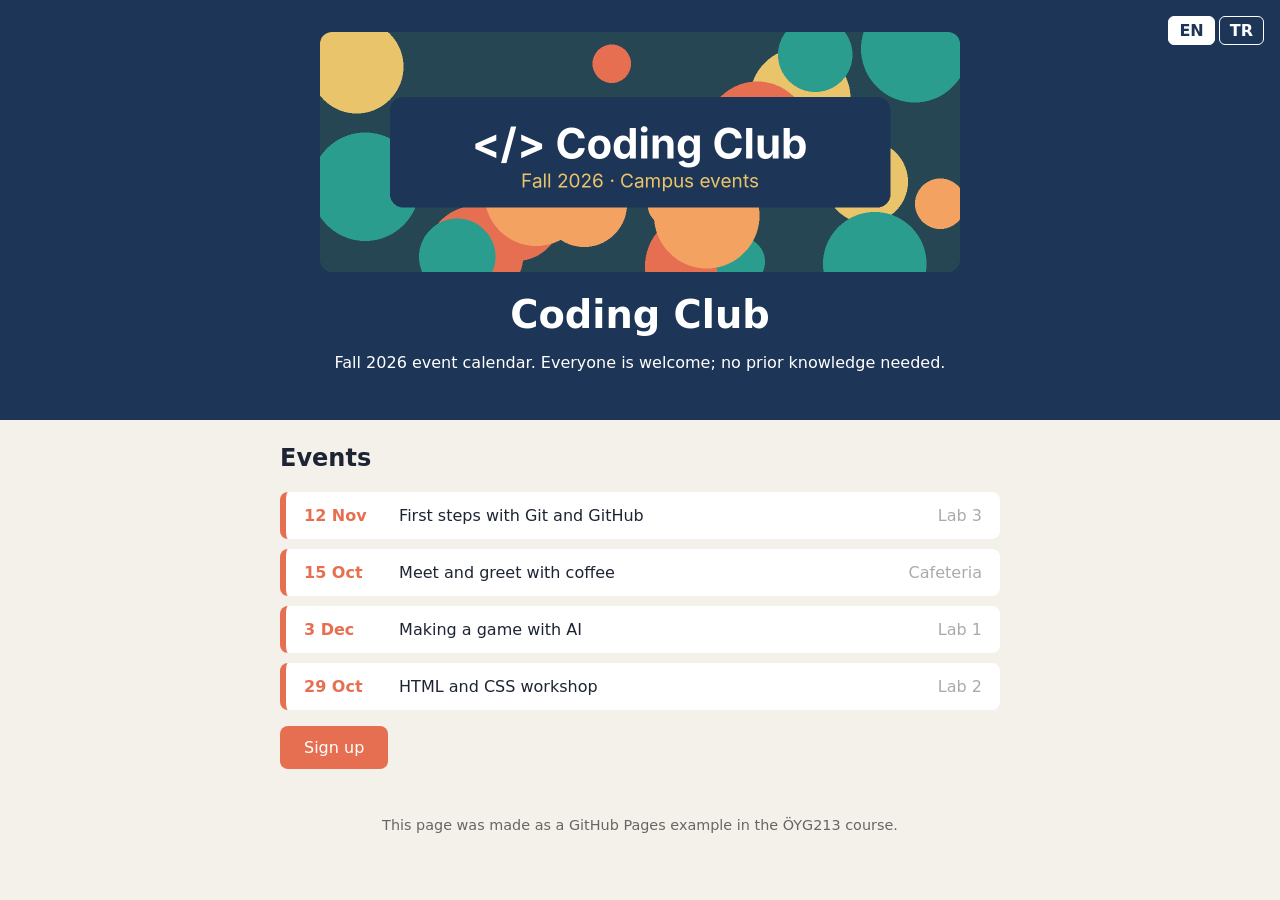
<file: index.html>
<!DOCTYPE html>
<html lang="en">
<head>
  <meta charset="utf-8">
  <meta name="viewport" content="width=device-width, initial-scale=1">
  <title>Coding Club · Fall 2026 Events</title>
  <link rel="stylesheet" href="style.css">
</head>
<body>
  <nav class="lang"><a class="on" href="index.html">EN</a><a href="tr.html">TR</a></nav>
  <header>
    <img src="poster.png" alt="Coding Club Fall 2026 poster" width="640">
    <h1>Coding Club</h1>
    <p>Fall 2026 event calendar. Everyone is welcome; no prior knowledge needed.</p>
  </header>
  <main>
    <h2>Events</h2>
    <ul class="etkinlikler">
      <li><b>12 Nov</b> First steps with Git and GitHub <span>Lab 3</span></li>
      <li><b>15 Oct</b> Meet and greet with coffee <span>Cafeteria</span></li>
      <li><b>3 Dec</b> Making a game with AI <span>Lab 1</span></li>
      <li><b>29 Oct</b> HTML and CSS workshop <span>Lab 2</span></li>
    </ul>
    <div class="buton" onclick="alert('You are registered!')">Sign up</div>
  </main>
  <footer>This page was made as a GitHub Pages example in the ÖYG213 course.</footer>
</body>
</html>
</file>
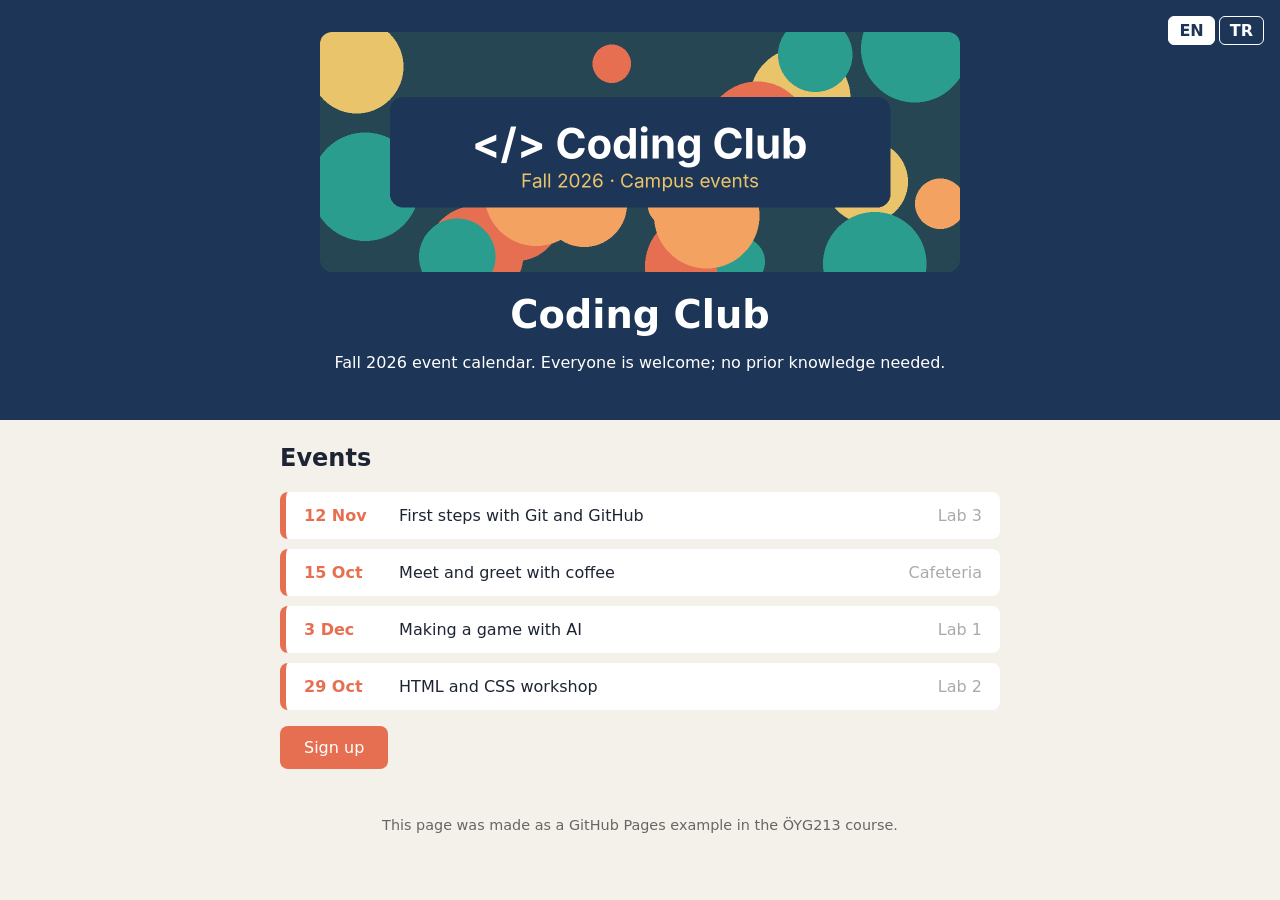
<file: broken-css.html>
<!DOCTYPE html>
<html>
<head>
  <meta charset="utf-8">
  <meta name="viewport" content="width=device-width, initial-scale=1">
  <title>Coding Club · Fall 2026 Events</title>
  <link rel="stylesheet" href="/style.css">
</head>
<body>
  <nav class="lang"><a class="on" href="index.html">EN</a><a href="tr.html">TR</a></nav>
  <header>
    <img src="poster.png" width="640">
    <h1>Coding Club</h1>
    <p>Fall 2026 event calendar. Everyone is welcome; no prior knowledge needed.</p>
  </header>
  <main>
    <h2>Events</h2>
    <ul class="etkinlikler">
      <li><b>12 Nov</b> First steps with Git and GitHub <span>Lab 3</span></li>
      <li><b>15 Oct</b> Meet and greet with coffee <span>Cafeteria</span></li>
      <li><b>3 Dec</b> Making a game with AI <span>Lab 1</span></li>
      <li><b>29 Oct</b> HTML and CSS workshop <span>Lab 2</span></li>
    </ul>
    <div class="buton" onclick="alert('You are registered!')">Sign up</div>
  </main>
  <footer>This page was made as a GitHub Pages example in the ÖYG213 course.</footer>
</body>
</html>
</file>
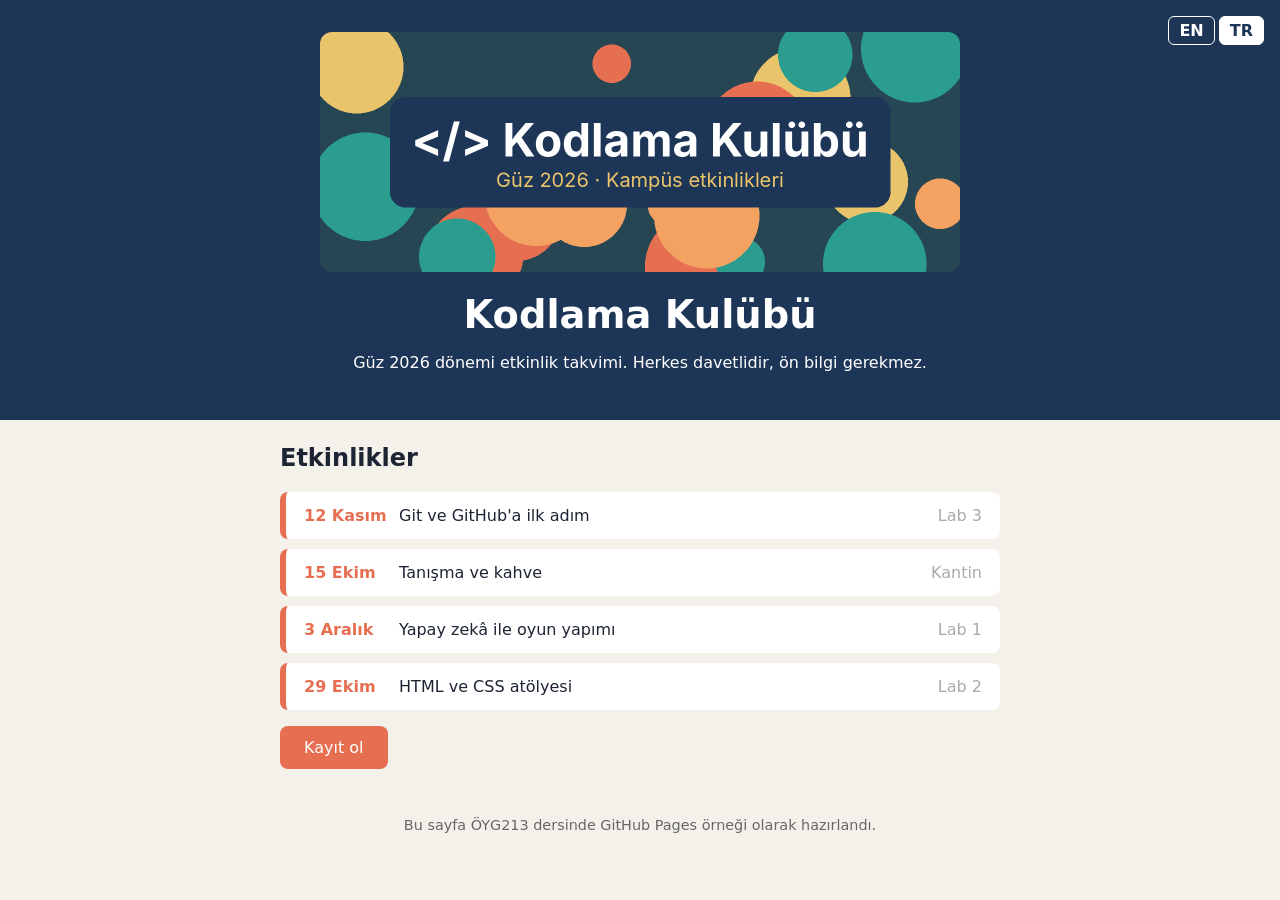
<file: tr.html>
<!DOCTYPE html>
<html>
<head>
  <meta charset="utf-8">
  <meta name="viewport" content="width=device-width, initial-scale=1">
  <title>Kodlama Kulübü · Güz 2026 Etkinlikleri</title>
  <link rel="stylesheet" href="style.css">
</head>
<body>
  <nav class="lang"><a href="index.html">EN</a><a class="on" href="tr.html">TR</a></nav>
  <header>
    <img src="poster-tr.png" width="640">
    <h1>Kodlama Kulübü</h1>
    <p>Güz 2026 dönemi etkinlik takvimi. Herkes davetlidir, ön bilgi gerekmez.</p>
  </header>
  <main>
    <h2>Etkinlikler</h2>
    <ul class="etkinlikler">
      <li><b>12 Kasım</b> Git ve GitHub'a ilk adım <span>Lab 3</span></li>
      <li><b>15 Ekim</b> Tanışma ve kahve <span>Kantin</span></li>
      <li><b>3 Aralık</b> Yapay zekâ ile oyun yapımı <span>Lab 1</span></li>
      <li><b>29 Ekim</b> HTML ve CSS atölyesi <span>Lab 2</span></li>
    </ul>
    <div class="buton" onclick="alert('Kaydınız alındı!')">Kayıt ol</div>
  </main>
  <footer>Bu sayfa ÖYG213 dersinde GitHub Pages örneği olarak hazırlandı.</footer>
</body>
</html>
</file>
<file: style.css>
body { margin: 0; font-family: system-ui, sans-serif; background: #f4f1ea; color: #1d2433; }
header { background: #1d3557; color: #fff; text-align: center; padding: 32px 16px; }
header img { max-width: 100%; height: auto; border-radius: 12px; }
h1 { margin: 16px 0 4px; font-size: 2.4rem; }
main { max-width: 720px; margin: 24px auto; padding: 0 16px; }
.etkinlikler { list-style: none; padding: 0; }
.etkinlikler li { background: #fff; margin: 10px 0; padding: 14px 18px; border-left: 6px solid #e76f51; border-radius: 8px; }
.etkinlikler b { display: inline-block; width: 90px; color: #e76f51; }
.etkinlikler span { float: right; color: #aaa; }
.buton { display: inline-block; background: #e76f51; color: #fff; padding: 12px 24px; border-radius: 8px; cursor: pointer; }
footer { text-align: center; color: #666; padding: 24px; font-size: .9rem; }
.lang { position: absolute; top: 16px; right: 16px; display: flex; gap: 4px; }
.lang a { color: #fff; text-decoration: none; border: 1px solid #fff; padding: 4px 10px; border-radius: 6px; font-weight: 600; }
.lang a.on { background: #fff; color: #1d3557; }
</file>
